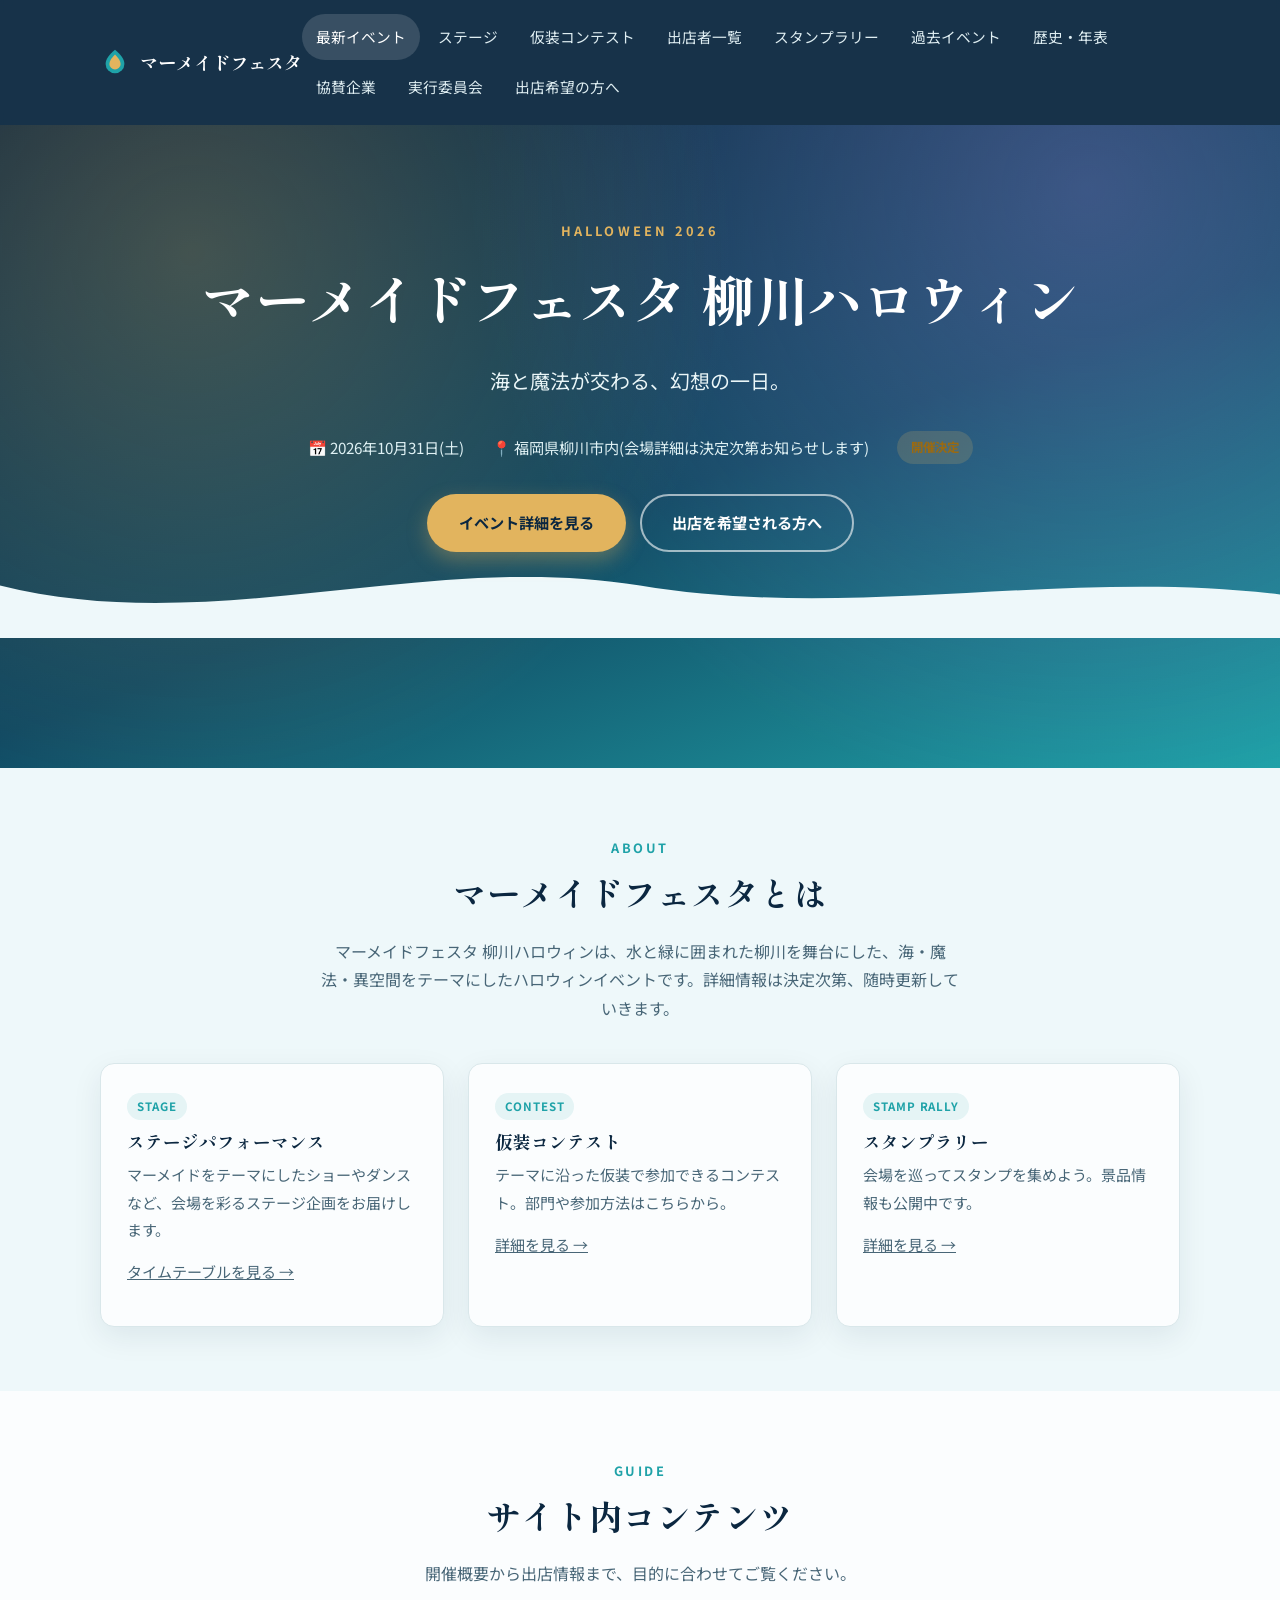
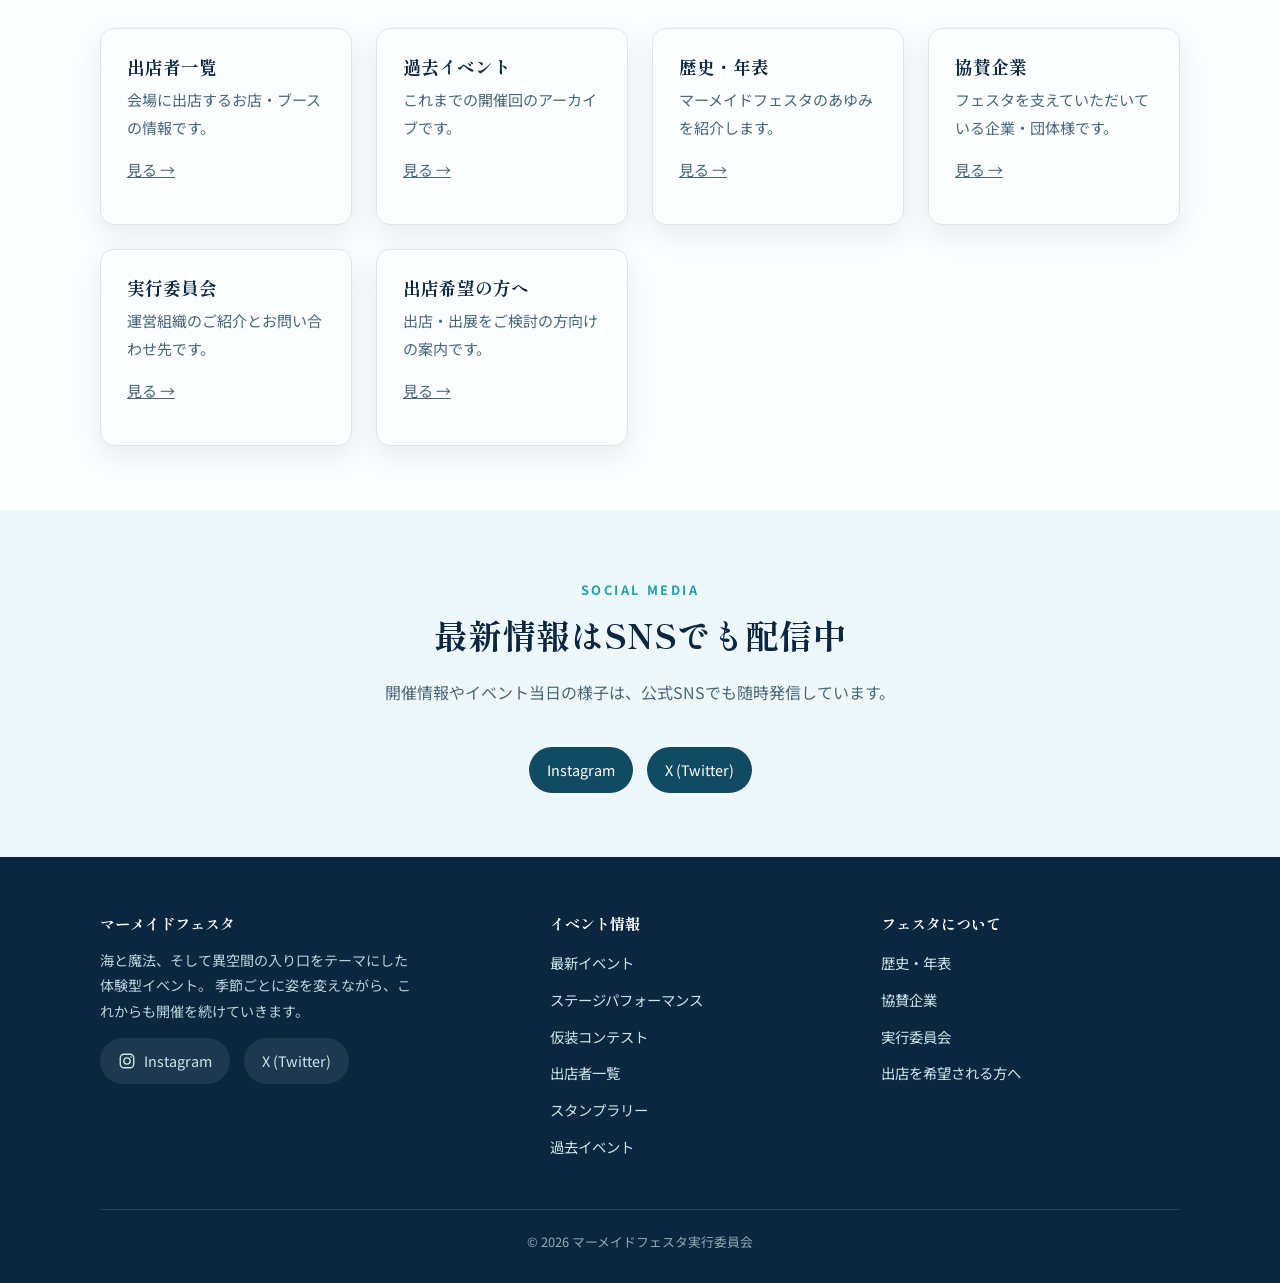
<file: index.html>
<!DOCTYPE html>
<html lang="ja" data-base="./">
<head>
<meta charset="UTF-8">
<meta name="viewport" content="width=device-width, initial-scale=1.0">
<title>マーメイドフェスタ 公式サイト</title>
<meta name="description" content="マーメイドフェスタは「海・魔法・異空間」をテーマにした体験型イベントです。最新の開催情報、ステージ、仮装コンテスト、出店者情報などをお届けします。">
<link rel="preconnect" href="https://fonts.googleapis.com">
<link href="https://fonts.googleapis.com/css2?family=Noto+Sans+JP:wght@400;500;700&family=Shippori+Mincho:wght@500;700&display=swap" rel="stylesheet">
<link rel="stylesheet" href="assets/css/style.css">
</head>
<body data-page="home">

<div data-include="header"></div>

<section class="hero">
  <div class="hero__inner">
    <p class="eyebrow" id="hero-season">MERMAID FESTA</p>
    <h1 id="hero-name">マーメイドフェスタ</h1>
    <p class="catch" id="hero-catch">海と魔法が交わる、幻想の一日。</p>
    <div class="hero__meta">
      <span id="hero-date">📅 日程情報準備中</span>
      <span id="hero-venue">📍 会場情報準備中</span>
      <span class="status-badge" id="hero-status">準備中</span>
    </div>
    <div class="hero__actions">
      <a href="#about" class="btn btn--primary">イベント詳細を見る</a>
      <a href="exhibitors-guide.html" class="btn btn--ghost">出店を希望される方へ</a>
    </div>
  </div>
  <div class="wave-divider">
    <svg viewBox="0 0 1440 100" preserveAspectRatio="none">
      <path d="M0,40 C240,100 480,0 720,40 C960,80 1200,20 1440,50 L1440,100 L0,100 Z" fill="#eef8fa"></path>
    </svg>
  </div>
</section>

<section class="section" id="about">
  <div class="container">
    <div class="section-heading">
      <p class="eyebrow">ABOUT</p>
      <h2>マーメイドフェスタとは</h2>
      <p class="lead" id="about-description">
        マーメイドフェスタは、海・魔法・異空間をテーマにした体験型イベントです。
        季節ごとにテーマを変えながら開催しています。
      </p>
    </div>

    <div class="grid grid--3">
      <div class="card">
        <span class="tag">STAGE</span>
        <h3>ステージパフォーマンス</h3>
        <p>マーメイドをテーマにしたショーやダンスなど、会場を彩るステージ企画をお届けします。</p>
        <p><a href="stage.html">タイムテーブルを見る →</a></p>
      </div>
      <div class="card">
        <span class="tag">CONTEST</span>
        <h3>仮装コンテスト</h3>
        <p>テーマに沿った仮装で参加できるコンテスト。部門や参加方法はこちらから。</p>
        <p><a href="contest.html">詳細を見る →</a></p>
      </div>
      <div class="card">
        <span class="tag">STAMP RALLY</span>
        <h3>スタンプラリー</h3>
        <p>会場を巡ってスタンプを集めよう。景品情報も公開中です。</p>
        <p><a href="stamprally.html">詳細を見る →</a></p>
      </div>
    </div>
  </div>
</section>

<section class="section section--alt">
  <div class="container">
    <div class="section-heading">
      <p class="eyebrow">GUIDE</p>
      <h2>サイト内コンテンツ</h2>
      <p class="lead">開催概要から出店情報まで、目的に合わせてご覧ください。</p>
    </div>
    <div class="grid grid--4">
      <div class="card">
        <h3>出店者一覧</h3>
        <p>会場に出店するお店・ブースの情報です。</p>
        <p><a href="vendors.html">見る →</a></p>
      </div>
      <div class="card">
        <h3>過去イベント</h3>
        <p>これまでの開催回のアーカイブです。</p>
        <p><a href="archive.html">見る →</a></p>
      </div>
      <div class="card">
        <h3>歴史・年表</h3>
        <p>マーメイドフェスタのあゆみを紹介します。</p>
        <p><a href="history.html">見る →</a></p>
      </div>
      <div class="card">
        <h3>協賛企業</h3>
        <p>フェスタを支えていただいている企業・団体様です。</p>
        <p><a href="sponsors.html">見る →</a></p>
      </div>
      <div class="card">
        <h3>実行委員会</h3>
        <p>運営組織のご紹介とお問い合わせ先です。</p>
        <p><a href="committee.html">見る →</a></p>
      </div>
      <div class="card">
        <h3>出店希望の方へ</h3>
        <p>出店・出展をご検討の方向けの案内です。</p>
        <p><a href="exhibitors-guide.html">見る →</a></p>
      </div>
    </div>
  </div>
</section>

<section class="section">
  <div class="container text-center">
    <div class="section-heading">
      <p class="eyebrow">SOCIAL MEDIA</p>
      <h2>最新情報はSNSでも配信中</h2>
      <p class="lead">開催情報やイベント当日の様子は、公式SNSでも随時発信しています。</p>
    </div>
    <div class="sns-links" style="justify-content: center;">
      <a href="https://www.instagram.com/" target="_blank" rel="noopener" style="background: var(--color-sea); color:#fff;">Instagram</a>
      <a href="https://x.com/" target="_blank" rel="noopener" style="background: var(--color-sea); color:#fff;">X (Twitter)</a>
    </div>
  </div>
</section>

<div data-include="footer"></div>

<script src="assets/js/data-loader.js"></script>
<script src="assets/js/include-partials.js"></script>
<script>
  loadJSON("data/site-config.json").then(function (data) {
    var e = data.currentEvent;
    document.getElementById("hero-season").textContent = e.seasonLabel || "MERMAID FESTA";
    document.getElementById("hero-name").textContent = e.name;
    document.getElementById("hero-catch").textContent = e.catchphrase;
    document.getElementById("hero-date").textContent = "📅 " + e.dateText;
    document.getElementById("hero-venue").textContent = "📍 " + e.venueText;
    document.getElementById("hero-status").textContent = e.status;
    document.getElementById("about-description").textContent = e.description;
  }).catch(function (err) { console.error(err); });
</script>
</body>
</html>
</file>
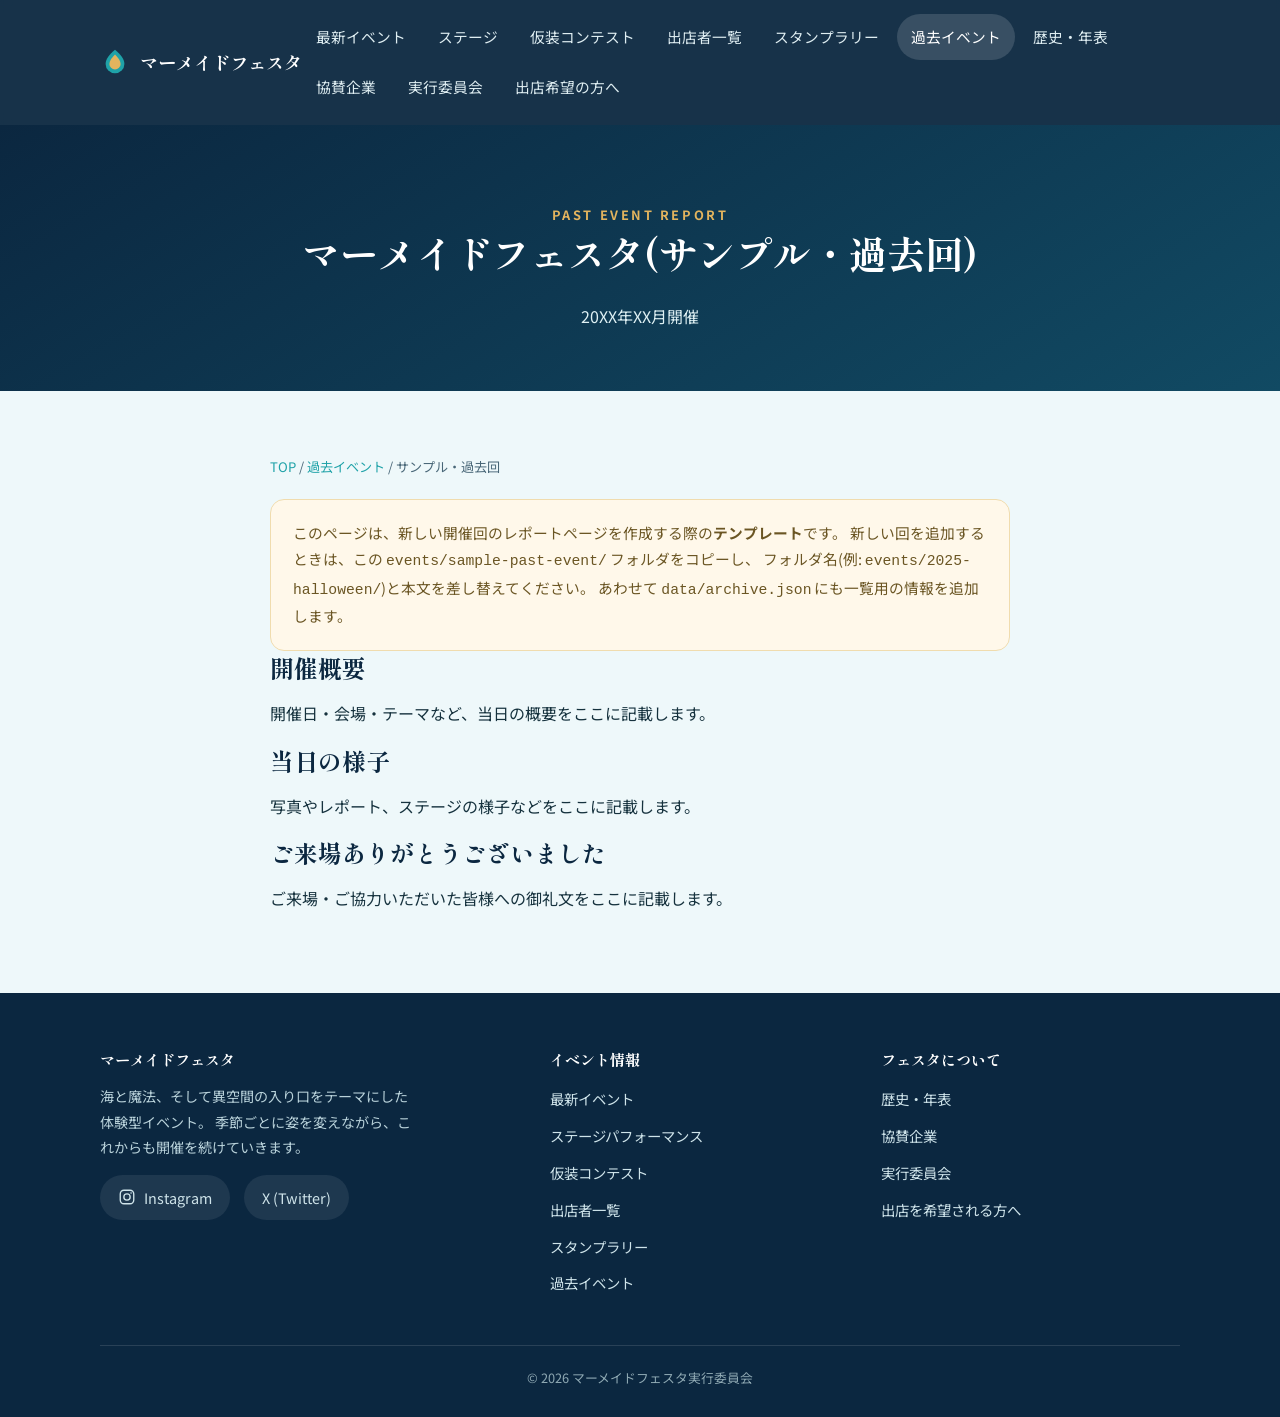
<file: events/sample-past-event/index.html>
<!DOCTYPE html>
<html lang="ja" data-base="../../">
<head>
<meta charset="UTF-8">
<meta name="viewport" content="width=device-width, initial-scale=1.0">
<title>マーメイドフェスタ(サンプル・過去回) | 過去イベント</title>
<meta name="description" content="マーメイドフェスタ過去開催回の記録ページ(サンプルテンプレート)。">
<link rel="preconnect" href="https://fonts.googleapis.com">
<link href="https://fonts.googleapis.com/css2?family=Noto+Sans+JP:wght@400;500;700&family=Shippori+Mincho:wght@500;700&display=swap" rel="stylesheet">
<link rel="stylesheet" href="../../assets/css/style.css">
</head>
<body data-page="archive">

<div data-include="header"></div>

<section class="page-hero">
  <div class="container">
    <p class="eyebrow">PAST EVENT REPORT</p>
    <h1>マーメイドフェスタ(サンプル・過去回)</h1>
    <p>20XX年XX月開催</p>
  </div>
</section>

<section class="section">
  <div class="container" style="max-width: 780px;">
    <p class="breadcrumb"><a href="../../index.html">TOP</a> / <a href="../../archive.html">過去イベント</a> / サンプル・過去回</p>

    <div class="notice-box">
      このページは、新しい開催回のレポートページを作成する際の<strong>テンプレート</strong>です。
      新しい回を追加するときは、この <code>events/sample-past-event/</code> フォルダをコピーし、
      フォルダ名(例: <code>events/2025-halloween/</code>)と本文を差し替えてください。
      あわせて <code>data/archive.json</code> にも一覧用の情報を追加します。
    </div>

    <h2>開催概要</h2>
    <p>開催日・会場・テーマなど、当日の概要をここに記載します。</p>

    <h2>当日の様子</h2>
    <p>写真やレポート、ステージの様子などをここに記載します。</p>

    <h2>ご来場ありがとうございました</h2>
    <p>ご来場・ご協力いただいた皆様への御礼文をここに記載します。</p>
  </div>
</section>

<div data-include="footer"></div>

<script src="../../assets/js/data-loader.js"></script>
<script src="../../assets/js/include-partials.js"></script>
</body>
</html>
</file>
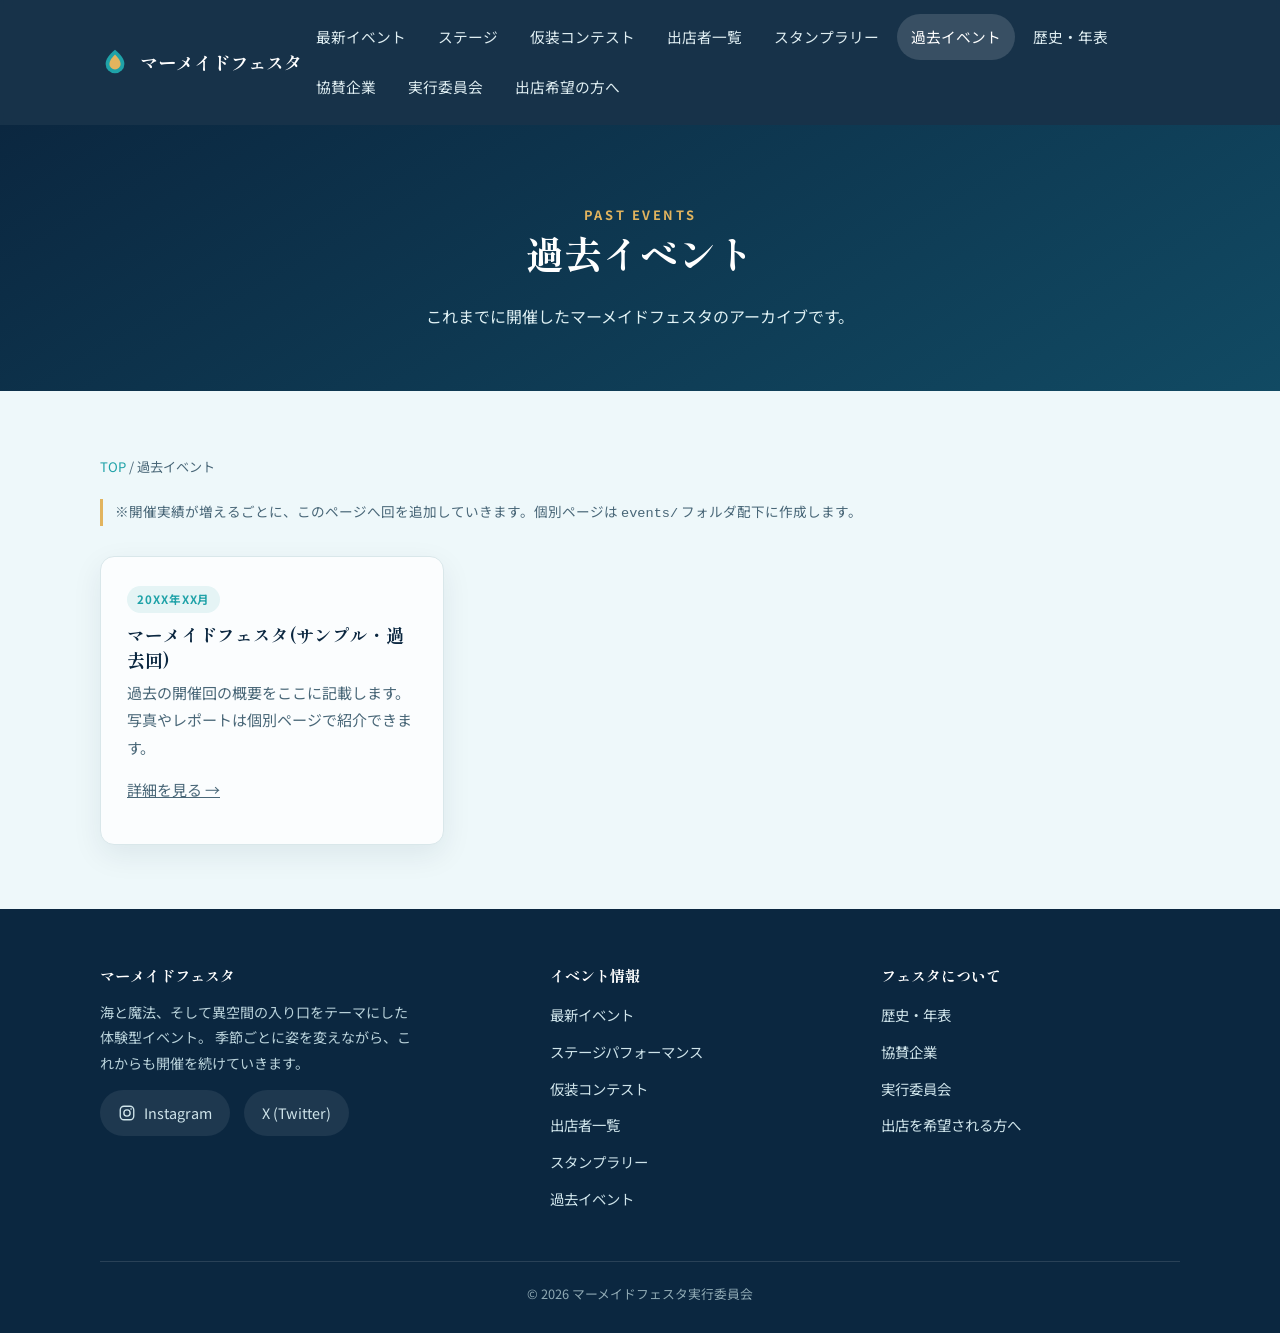
<file: archive.html>
<!DOCTYPE html>
<html lang="ja" data-base="./">
<head>
<meta charset="UTF-8">
<meta name="viewport" content="width=device-width, initial-scale=1.0">
<title>過去イベント | マーメイドフェスタ</title>
<meta name="description" content="これまでに開催したマーメイドフェスタのアーカイブ一覧です。">
<link rel="preconnect" href="https://fonts.googleapis.com">
<link href="https://fonts.googleapis.com/css2?family=Noto+Sans+JP:wght@400;500;700&family=Shippori+Mincho:wght@500;700&display=swap" rel="stylesheet">
<link rel="stylesheet" href="assets/css/style.css">
</head>
<body data-page="archive">

<div data-include="header"></div>

<section class="page-hero">
  <div class="container">
    <p class="eyebrow">PAST EVENTS</p>
    <h1>過去イベント</h1>
    <p>これまでに開催したマーメイドフェスタのアーカイブです。</p>
  </div>
</section>

<section class="section">
  <div class="container">
    <p class="breadcrumb"><a href="index.html">TOP</a> / 過去イベント</p>
    <p class="placeholder-note">※開催実績が増えるごとに、このページへ回を追加していきます。個別ページは <code>events/</code> フォルダ配下に作成します。</p>

    <div id="archive-list" class="grid grid--3" style="margin-top: 30px;"></div>
  </div>
</section>

<div data-include="footer"></div>

<script src="assets/js/data-loader.js"></script>
<script src="assets/js/include-partials.js"></script>
<script>
  loadJSON("data/archive.json").then(function (data) {
    var list = document.getElementById("archive-list");
    data.events.forEach(function (ev) {
      var card = el("div", "card");
      var linkHtml = ev.detailLink ? '<p><a href="' + ev.detailLink + '">詳細を見る →</a></p>' : "";
      card.innerHTML =
        '<span class="tag">' + ev.dateText + '</span>' +
        '<h3>' + ev.name + '</h3>' +
        '<p>' + ev.summary + '</p>' +
        linkHtml;
      list.appendChild(card);
    });
  }).catch(function (err) { console.error(err); });
</script>
</body>
</html>
</file>
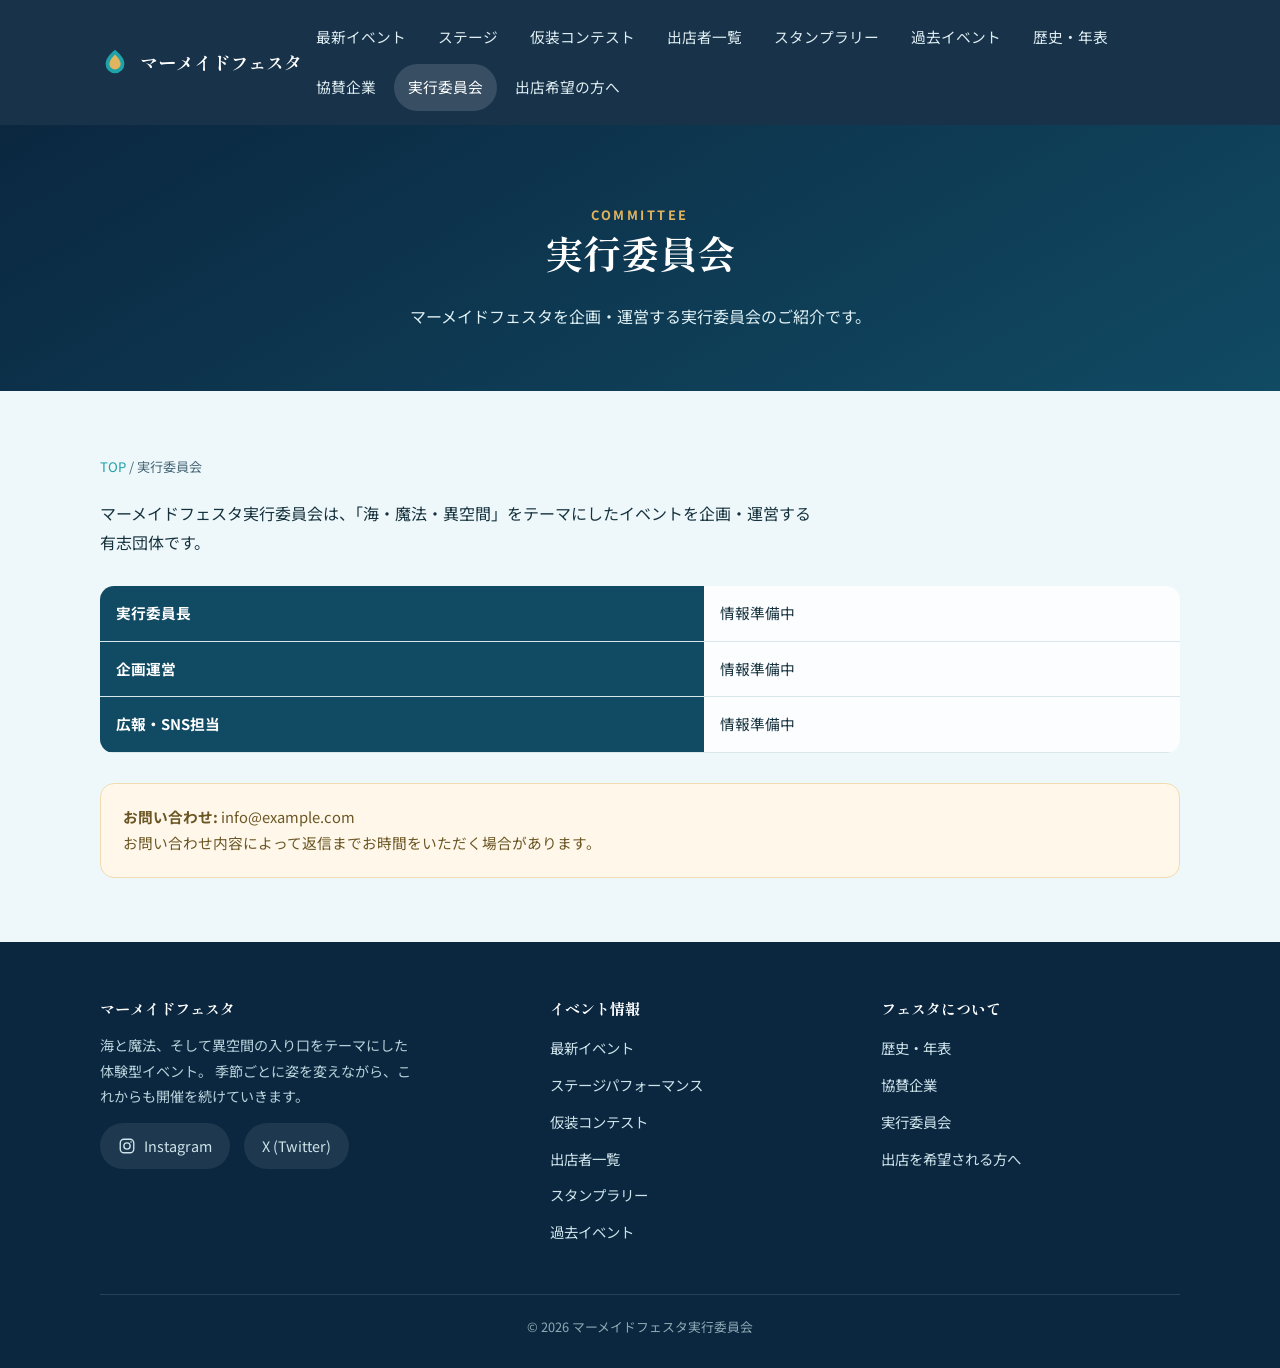
<file: committee.html>
<!DOCTYPE html>
<html lang="ja" data-base="./">
<head>
<meta charset="UTF-8">
<meta name="viewport" content="width=device-width, initial-scale=1.0">
<title>実行委員会 | マーメイドフェスタ</title>
<meta name="description" content="マーメイドフェスタ実行委員会のご紹介とお問い合わせ先です。">
<link rel="preconnect" href="https://fonts.googleapis.com">
<link href="https://fonts.googleapis.com/css2?family=Noto+Sans+JP:wght@400;500;700&family=Shippori+Mincho:wght@500;700&display=swap" rel="stylesheet">
<link rel="stylesheet" href="assets/css/style.css">
</head>
<body data-page="committee">

<div data-include="header"></div>

<section class="page-hero">
  <div class="container">
    <p class="eyebrow">COMMITTEE</p>
    <h1>実行委員会</h1>
    <p>マーメイドフェスタを企画・運営する実行委員会のご紹介です。</p>
  </div>
</section>

<section class="section">
  <div class="container">
    <p class="breadcrumb"><a href="index.html">TOP</a> / 実行委員会</p>

    <p id="committee-intro" style="max-width: 720px;"></p>

    <table class="simple-table" id="committee-roles" style="margin: 30px 0;">
      <tbody></tbody>
    </table>

    <div class="notice-box" id="committee-contact"></div>
  </div>
</section>

<div data-include="footer"></div>

<script src="assets/js/data-loader.js"></script>
<script src="assets/js/include-partials.js"></script>
<script>
  loadJSON("data/committee.json").then(function (data) {
    document.getElementById("committee-intro").textContent = data.intro;

    var tbody = document.querySelector("#committee-roles tbody");
    data.roles.forEach(function (r) {
      var tr = document.createElement("tr");
      tr.innerHTML = "<th>" + r.role + "</th><td>" + r.note + "</td>";
      tbody.appendChild(tr);
    });

    var contact = document.getElementById("committee-contact");
    contact.innerHTML =
      "<strong>お問い合わせ:</strong> " + data.contact.email + "<br>" + data.contact.note;
  }).catch(function (err) { console.error(err); });
</script>
</body>
</html>
</file>
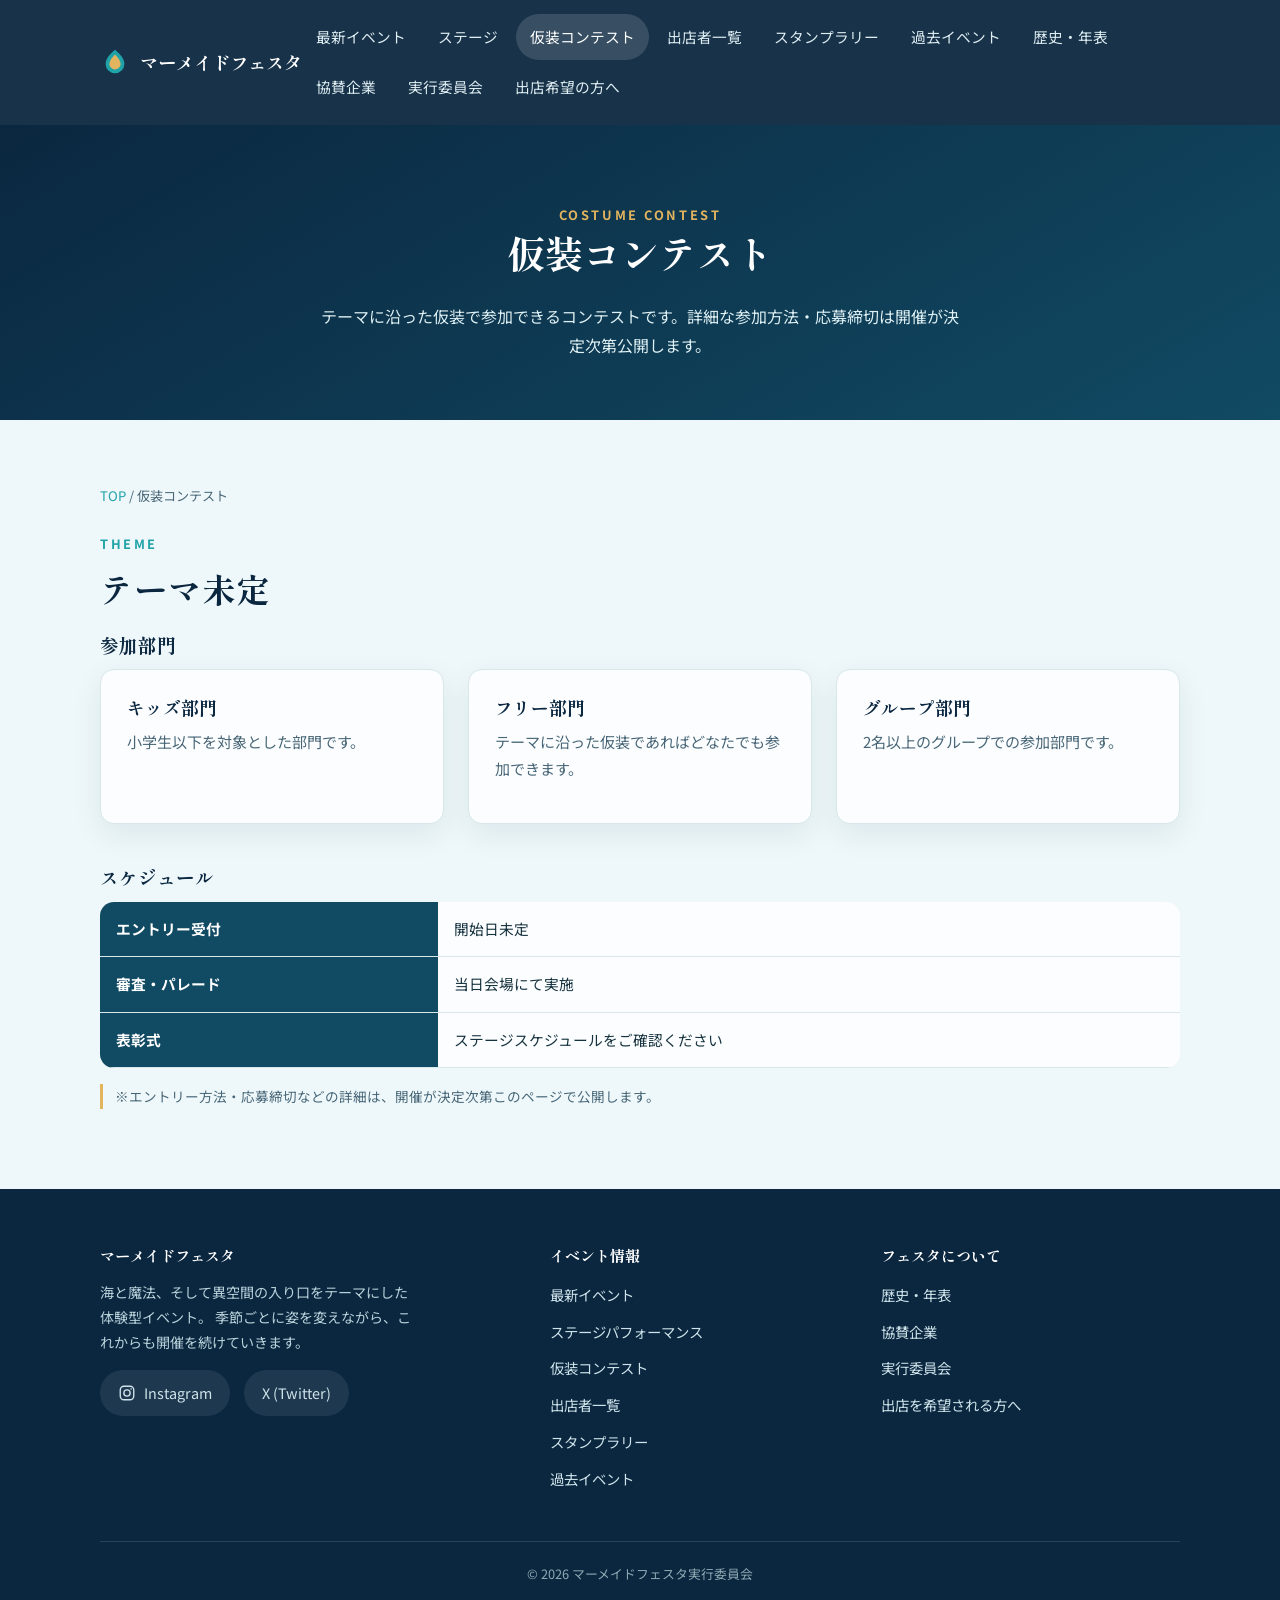
<file: contest.html>
<!DOCTYPE html>
<html lang="ja" data-base="./">
<head>
<meta charset="UTF-8">
<meta name="viewport" content="width=device-width, initial-scale=1.0">
<title>仮装コンテスト | マーメイドフェスタ</title>
<meta name="description" content="マーメイドフェスタの仮装コンテスト情報。テーマ・部門・スケジュールをご案内します。">
<link rel="preconnect" href="https://fonts.googleapis.com">
<link href="https://fonts.googleapis.com/css2?family=Noto+Sans+JP:wght@400;500;700&family=Shippori+Mincho:wght@500;700&display=swap" rel="stylesheet">
<link rel="stylesheet" href="assets/css/style.css">
</head>
<body data-page="contest">

<div data-include="header"></div>

<section class="page-hero">
  <div class="container">
    <p class="eyebrow">COSTUME CONTEST</p>
    <h1>仮装コンテスト</h1>
    <p id="contest-summary">テーマに沿った仮装で参加できるコンテストです。</p>
  </div>
</section>

<section class="section">
  <div class="container">
    <p class="breadcrumb"><a href="index.html">TOP</a> / 仮装コンテスト</p>

    <div class="section-heading" style="text-align:left; margin-bottom: 20px;">
      <p class="eyebrow">THEME</p>
      <h2 id="contest-theme">テーマ未定</h2>
    </div>

    <h3>参加部門</h3>
    <div id="contest-categories" class="grid grid--3" style="margin-bottom: 40px;"></div>

    <h3>スケジュール</h3>
    <table class="simple-table" id="contest-schedule">
      <tbody></tbody>
    </table>

    <p class="placeholder-note">※エントリー方法・応募締切などの詳細は、開催が決定次第このページで公開します。</p>
  </div>
</section>

<div data-include="footer"></div>

<script src="assets/js/data-loader.js"></script>
<script src="assets/js/include-partials.js"></script>
<script>
  loadJSON("data/contest.json").then(function (data) {
    document.getElementById("contest-summary").textContent = data.summary;
    document.getElementById("contest-theme").textContent = data.theme;

    var catWrap = document.getElementById("contest-categories");
    data.categories.forEach(function (c) {
      var card = el("div", "card");
      card.innerHTML = "<h3>" + c.name + "</h3><p>" + c.description + "</p>";
      catWrap.appendChild(card);
    });

    var tbody = document.querySelector("#contest-schedule tbody");
    data.schedule.forEach(function (s) {
      var tr = document.createElement("tr");
      tr.innerHTML = "<th>" + s.label + "</th><td>" + s.value + "</td>";
      tbody.appendChild(tr);
    });
  }).catch(function (err) { console.error(err); });
</script>
</body>
</html>
</file>
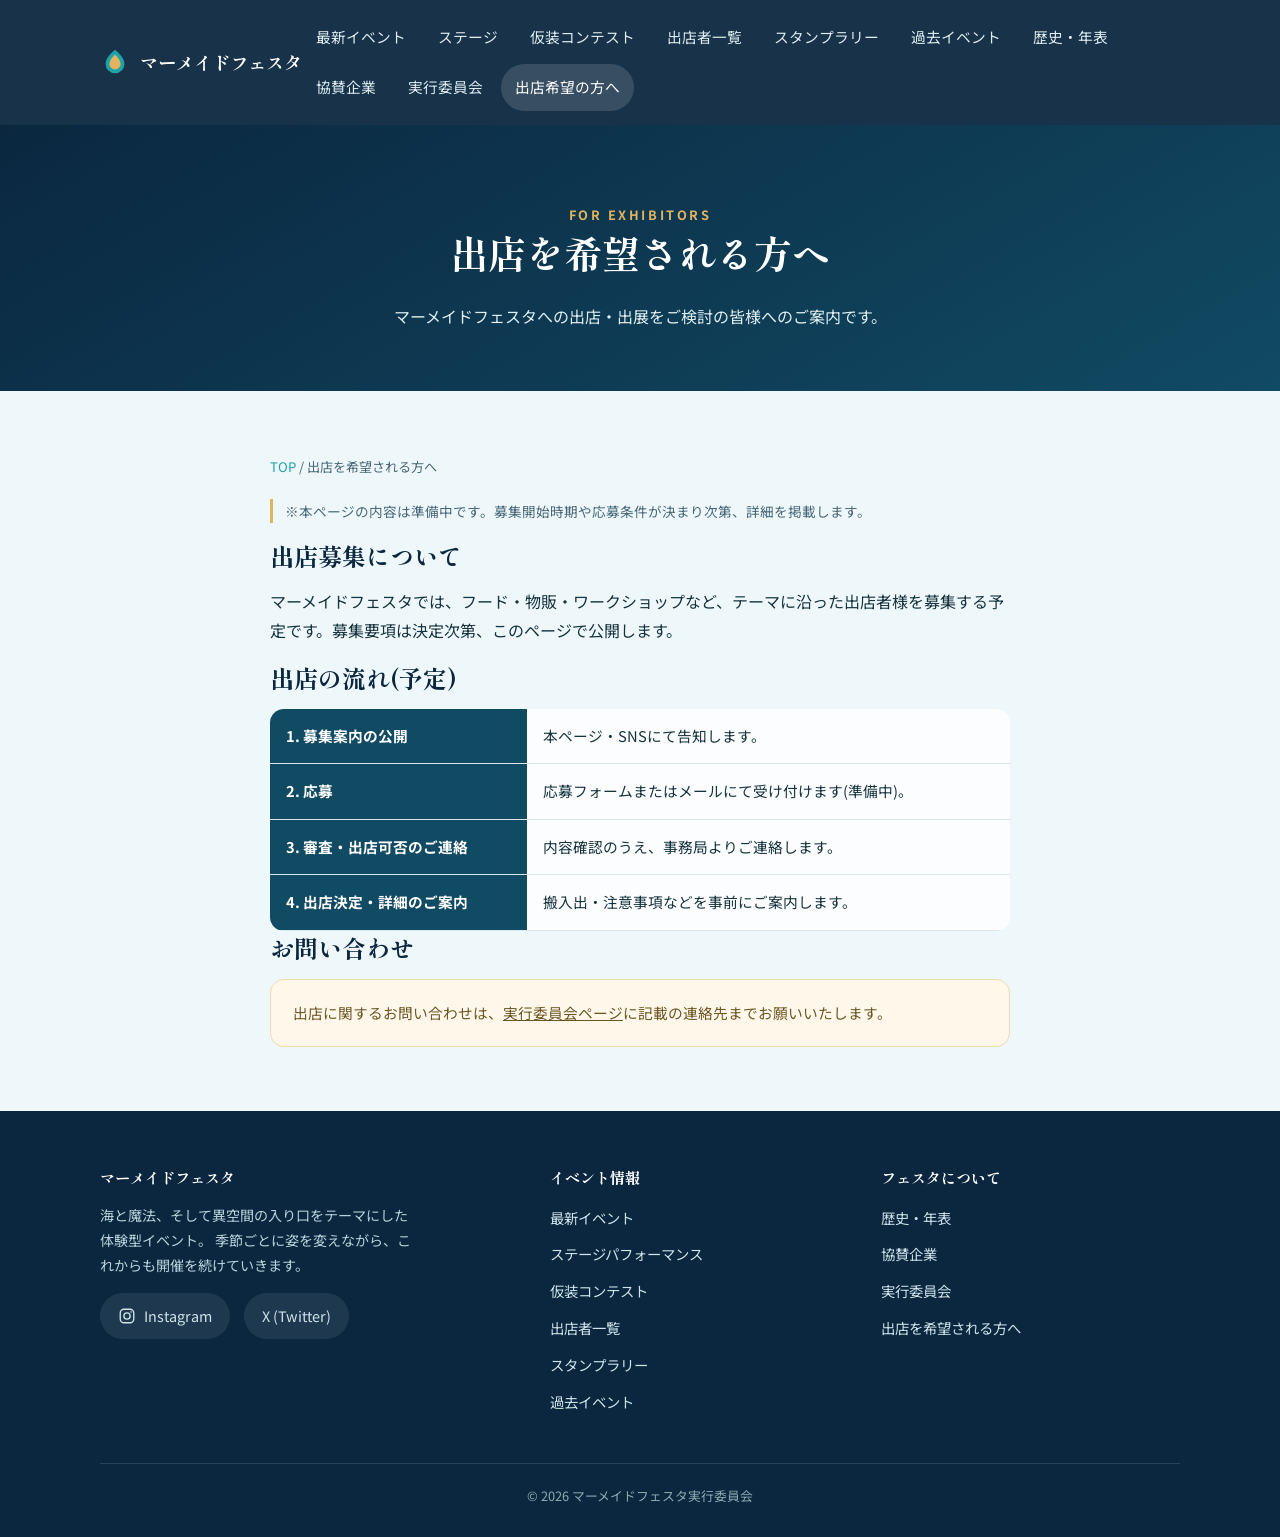
<file: exhibitors-guide.html>
<!DOCTYPE html>
<html lang="ja" data-base="./">
<head>
<meta charset="UTF-8">
<meta name="viewport" content="width=device-width, initial-scale=1.0">
<title>出店を希望される方へ | マーメイドフェスタ</title>
<meta name="description" content="マーメイドフェスタへの出店・出展をご検討の方向けのご案内です。">
<link rel="preconnect" href="https://fonts.googleapis.com">
<link href="https://fonts.googleapis.com/css2?family=Noto+Sans+JP:wght@400;500;700&family=Shippori+Mincho:wght@500;700&display=swap" rel="stylesheet">
<link rel="stylesheet" href="assets/css/style.css">
</head>
<body data-page="exhibitors-guide">

<div data-include="header"></div>

<section class="page-hero">
  <div class="container">
    <p class="eyebrow">FOR EXHIBITORS</p>
    <h1>出店を希望される方へ</h1>
    <p>マーメイドフェスタへの出店・出展をご検討の皆様へのご案内です。</p>
  </div>
</section>

<section class="section">
  <div class="container" style="max-width: 780px;">
    <p class="breadcrumb"><a href="index.html">TOP</a> / 出店を希望される方へ</p>

    <p class="placeholder-note">※本ページの内容は準備中です。募集開始時期や応募条件が決まり次第、詳細を掲載します。</p>

    <h2>出店募集について</h2>
    <p>マーメイドフェスタでは、フード・物販・ワークショップなど、テーマに沿った出店者様を募集する予定です。募集要項は決定次第、このページで公開します。</p>

    <h2>出店の流れ(予定)</h2>
    <table class="simple-table">
      <tbody>
        <tr><th>1. 募集案内の公開</th><td>本ページ・SNSにて告知します。</td></tr>
        <tr><th>2. 応募</th><td>応募フォームまたはメールにて受け付けます(準備中)。</td></tr>
        <tr><th>3. 審査・出店可否のご連絡</th><td>内容確認のうえ、事務局よりご連絡します。</td></tr>
        <tr><th>4. 出店決定・詳細のご案内</th><td>搬入出・注意事項などを事前にご案内します。</td></tr>
      </tbody>
    </table>

    <h2>お問い合わせ</h2>
    <div class="notice-box">
      出店に関するお問い合わせは、<a href="committee.html">実行委員会ページ</a>に記載の連絡先までお願いいたします。
    </div>
  </div>
</section>

<div data-include="footer"></div>

<script src="assets/js/data-loader.js"></script>
<script src="assets/js/include-partials.js"></script>
</body>
</html>
</file>
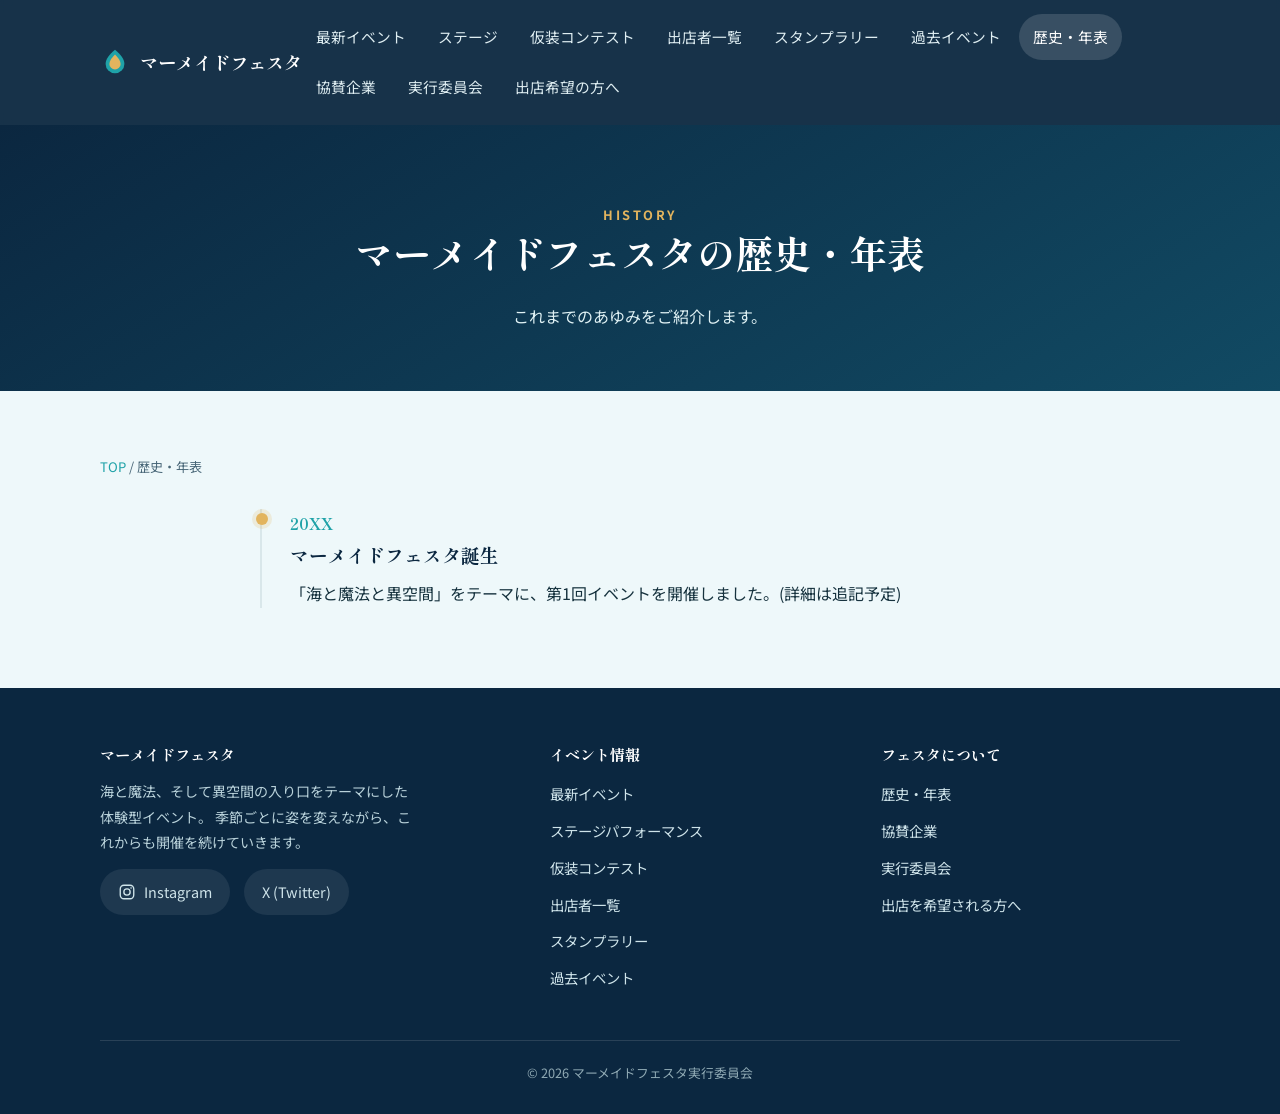
<file: history.html>
<!DOCTYPE html>
<html lang="ja" data-base="./">
<head>
<meta charset="UTF-8">
<meta name="viewport" content="width=device-width, initial-scale=1.0">
<title>歴史・年表 | マーメイドフェスタ</title>
<meta name="description" content="マーメイドフェスタのこれまでのあゆみを年表で紹介します。">
<link rel="preconnect" href="https://fonts.googleapis.com">
<link href="https://fonts.googleapis.com/css2?family=Noto+Sans+JP:wght@400;500;700&family=Shippori+Mincho:wght@500;700&display=swap" rel="stylesheet">
<link rel="stylesheet" href="assets/css/style.css">
</head>
<body data-page="history">

<div data-include="header"></div>

<section class="page-hero">
  <div class="container">
    <p class="eyebrow">HISTORY</p>
    <h1>マーメイドフェスタの歴史・年表</h1>
    <p>これまでのあゆみをご紹介します。</p>
  </div>
</section>

<section class="section">
  <div class="container">
    <p class="breadcrumb"><a href="index.html">TOP</a> / 歴史・年表</p>

    <div id="history-timeline" class="timeline" style="margin-top: 30px;"></div>
  </div>
</section>

<div data-include="footer"></div>

<script src="assets/js/data-loader.js"></script>
<script src="assets/js/include-partials.js"></script>
<script>
  loadJSON("data/history.json").then(function (data) {
    var wrap = document.getElementById("history-timeline");
    data.timeline.forEach(function (item) {
      var node = el("div", "timeline__item");
      node.innerHTML =
        '<div class="timeline__year">' + item.year + '</div>' +
        '<h3>' + item.title + '</h3>' +
        '<p>' + item.description + '</p>';
      wrap.appendChild(node);
    });
  }).catch(function (err) { console.error(err); });
</script>
</body>
</html>
</file>
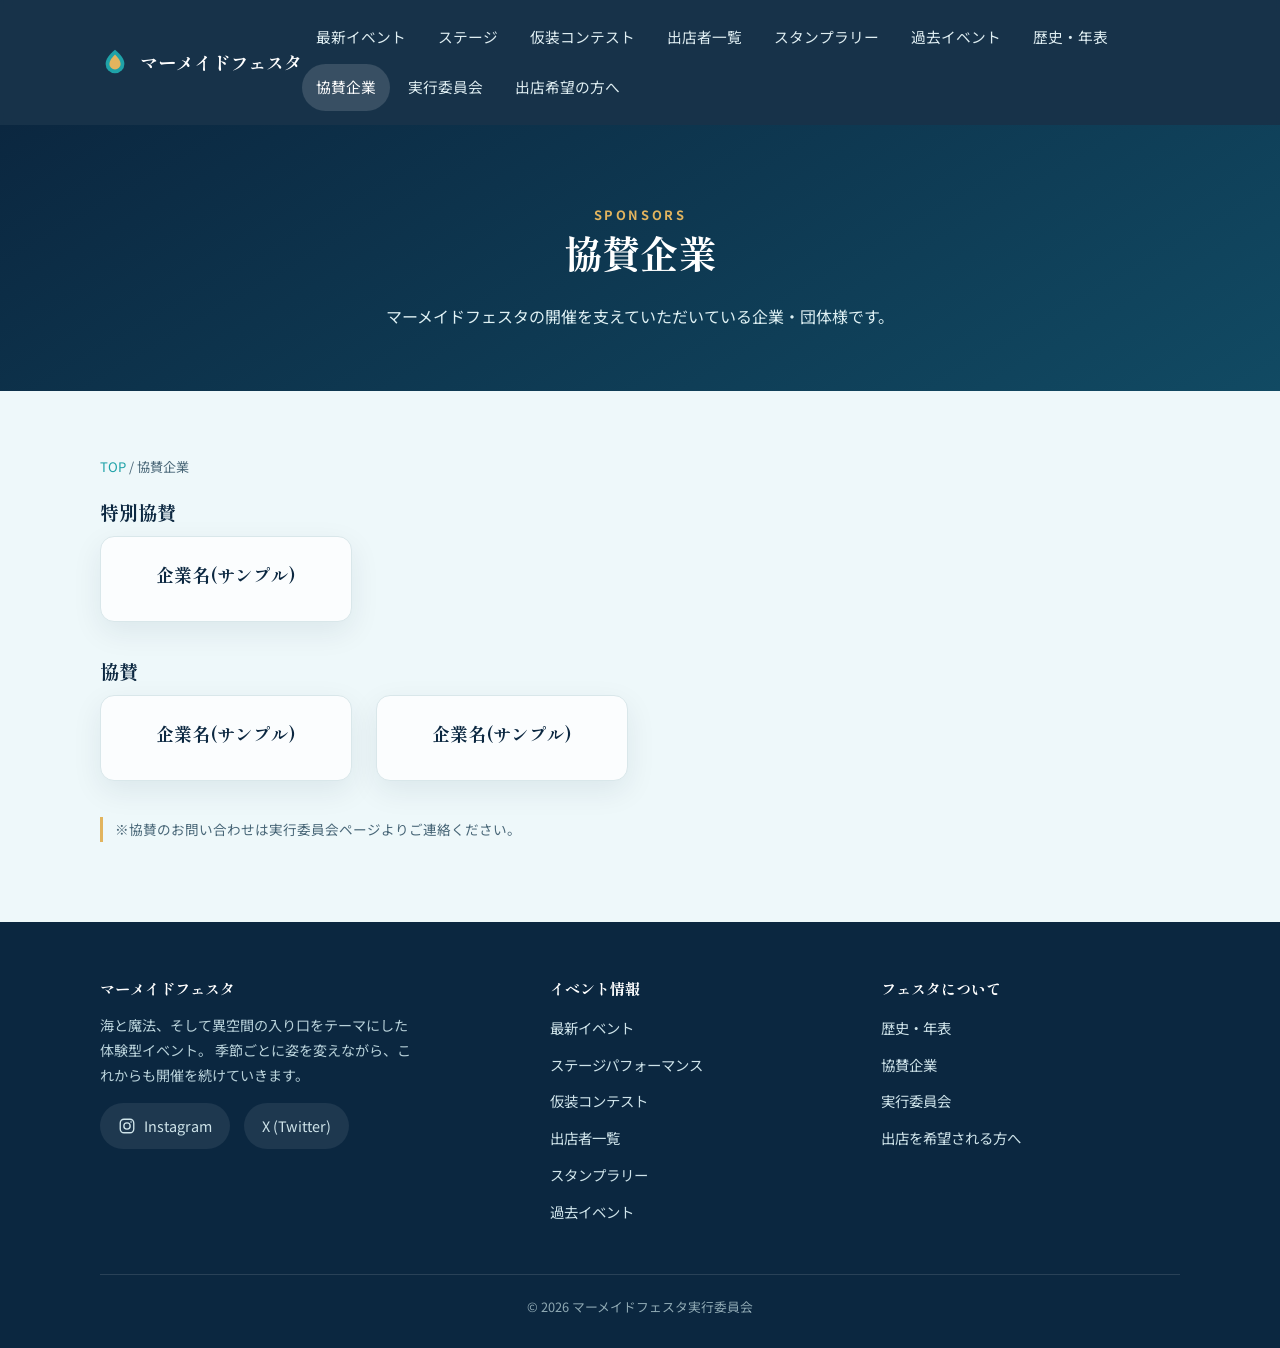
<file: sponsors.html>
<!DOCTYPE html>
<html lang="ja" data-base="./">
<head>
<meta charset="UTF-8">
<meta name="viewport" content="width=device-width, initial-scale=1.0">
<title>協賛企業 | マーメイドフェスタ</title>
<meta name="description" content="マーメイドフェスタを支えていただいている協賛企業・団体様のご紹介です。">
<link rel="preconnect" href="https://fonts.googleapis.com">
<link href="https://fonts.googleapis.com/css2?family=Noto+Sans+JP:wght@400;500;700&family=Shippori+Mincho:wght@500;700&display=swap" rel="stylesheet">
<link rel="stylesheet" href="assets/css/style.css">
</head>
<body data-page="sponsors">

<div data-include="header"></div>

<section class="page-hero">
  <div class="container">
    <p class="eyebrow">SPONSORS</p>
    <h1>協賛企業</h1>
    <p>マーメイドフェスタの開催を支えていただいている企業・団体様です。</p>
  </div>
</section>

<section class="section">
  <div class="container">
    <p class="breadcrumb"><a href="index.html">TOP</a> / 協賛企業</p>

    <div id="sponsor-tiers"></div>

    <p class="placeholder-note" style="margin-top:30px;">※協賛のお問い合わせは実行委員会ページよりご連絡ください。</p>
  </div>
</section>

<div data-include="footer"></div>

<script src="assets/js/data-loader.js"></script>
<script src="assets/js/include-partials.js"></script>
<script>
  loadJSON("data/sponsors.json").then(function (data) {
    var wrap = document.getElementById("sponsor-tiers");
    data.tiers.forEach(function (tier) {
      var section = el("div", "", "");
      section.style.marginBottom = "36px";
      var heading = el("h3", "", tier.tier);
      section.appendChild(heading);

      var grid = el("div", "grid grid--4");
      tier.sponsors.forEach(function (s) {
        var card = el("div", "card text-center");
        var inner = s.url
          ? '<h3><a href="' + s.url + '" target="_blank" rel="noopener">' + s.name + "</a></h3>"
          : "<h3>" + s.name + "</h3>";
        card.innerHTML = inner;
        grid.appendChild(card);
      });
      section.appendChild(grid);
      wrap.appendChild(section);
    });
  }).catch(function (err) { console.error(err); });
</script>
</body>
</html>
</file>
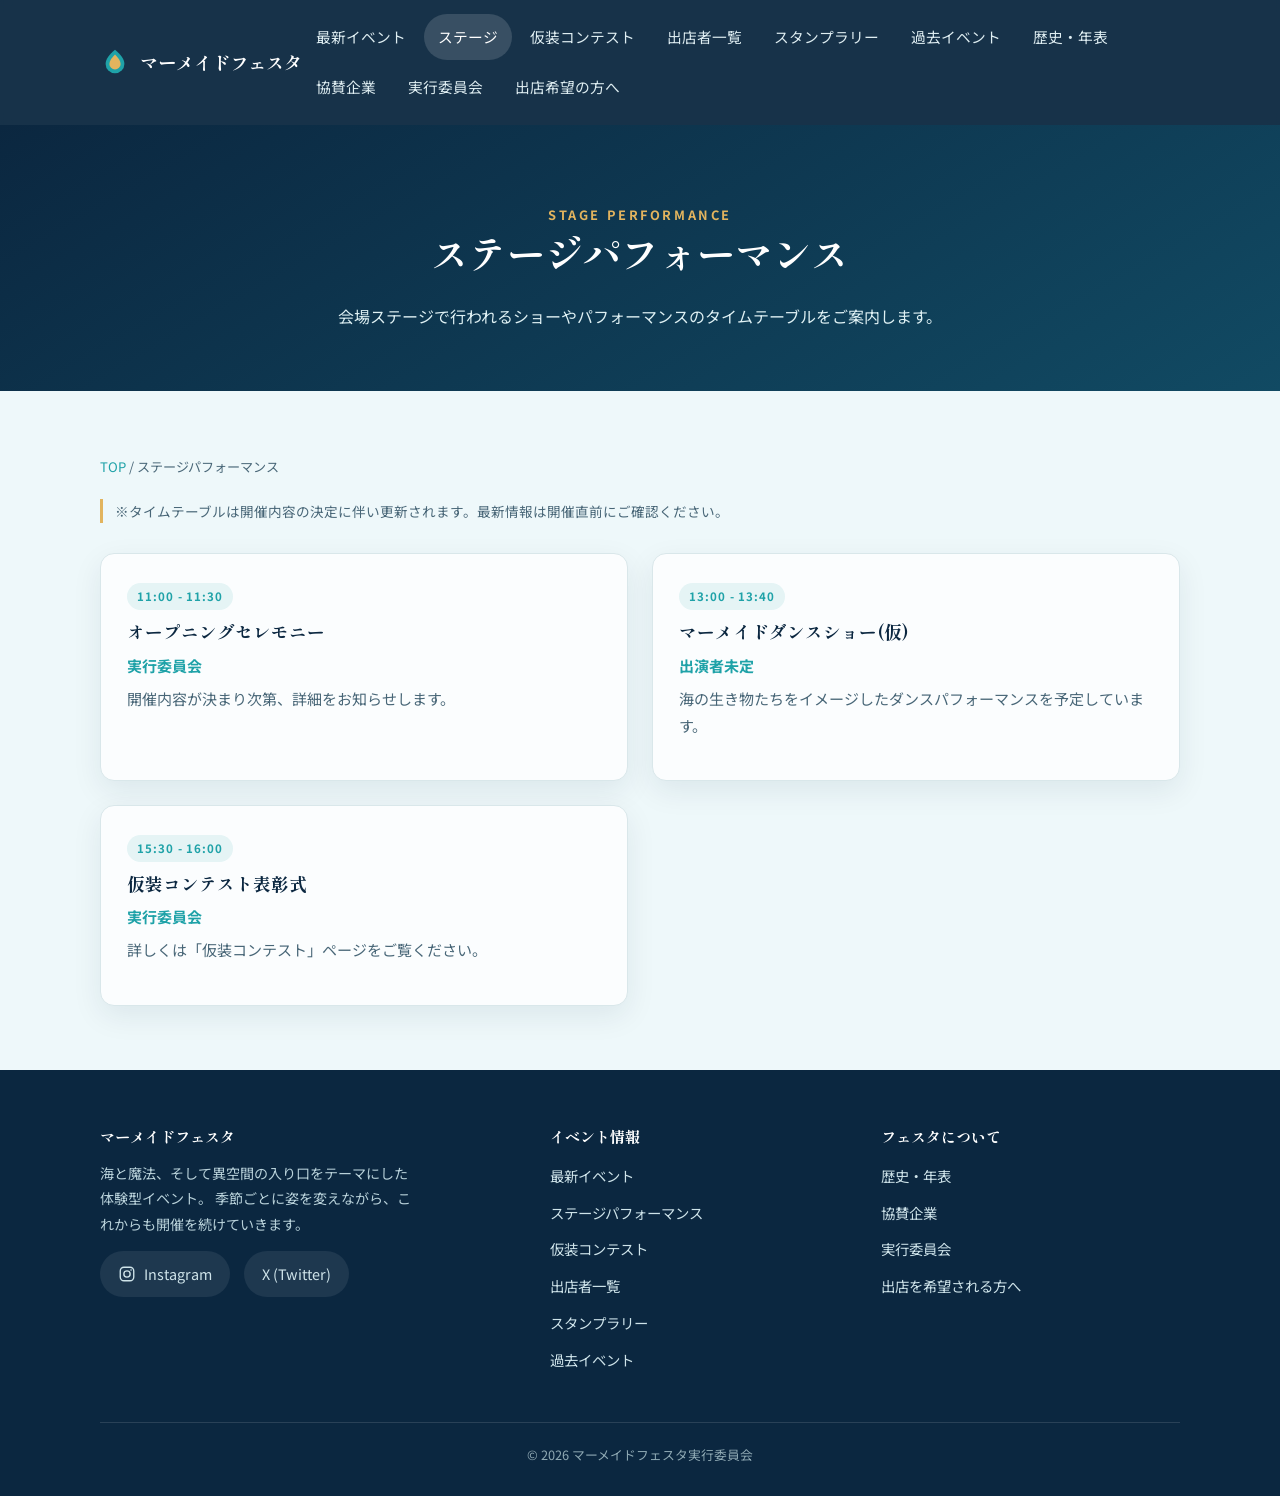
<file: stage.html>
<!DOCTYPE html>
<html lang="ja" data-base="./">
<head>
<meta charset="UTF-8">
<meta name="viewport" content="width=device-width, initial-scale=1.0">
<title>ステージパフォーマンス | マーメイドフェスタ</title>
<meta name="description" content="マーメイドフェスタのステージパフォーマンス情報。タイムテーブルや出演内容をご案内します。">
<link rel="preconnect" href="https://fonts.googleapis.com">
<link href="https://fonts.googleapis.com/css2?family=Noto+Sans+JP:wght@400;500;700&family=Shippori+Mincho:wght@500;700&display=swap" rel="stylesheet">
<link rel="stylesheet" href="assets/css/style.css">
</head>
<body data-page="stage">

<div data-include="header"></div>

<section class="page-hero">
  <div class="container">
    <p class="eyebrow">STAGE PERFORMANCE</p>
    <h1>ステージパフォーマンス</h1>
    <p>会場ステージで行われるショーやパフォーマンスのタイムテーブルをご案内します。</p>
  </div>
</section>

<section class="section">
  <div class="container">
    <p class="breadcrumb"><a href="index.html">TOP</a> / ステージパフォーマンス</p>
    <p class="placeholder-note">※タイムテーブルは開催内容の決定に伴い更新されます。最新情報は開催直前にご確認ください。</p>

    <div id="stage-list" class="grid grid--2" style="margin-top: 30px;">
      <!-- data/stage.json の内容がJSで挿入されます -->
    </div>
  </div>
</section>

<div data-include="footer"></div>

<script src="assets/js/data-loader.js"></script>
<script src="assets/js/include-partials.js"></script>
<script>
  loadJSON("data/stage.json").then(function (data) {
    var list = document.getElementById("stage-list");
    data.programs.forEach(function (p) {
      var card = el("div", "card");
      card.innerHTML =
        '<span class="tag">' + p.time + '</span>' +
        '<h3>' + p.title + '</h3>' +
        '<p style="color: var(--color-teal); font-weight:700; margin-bottom:6px;">' + p.performer + '</p>' +
        '<p>' + p.description + '</p>';
      list.appendChild(card);
    });
  }).catch(function (err) { console.error(err); });
</script>
</body>
</html>
</file>
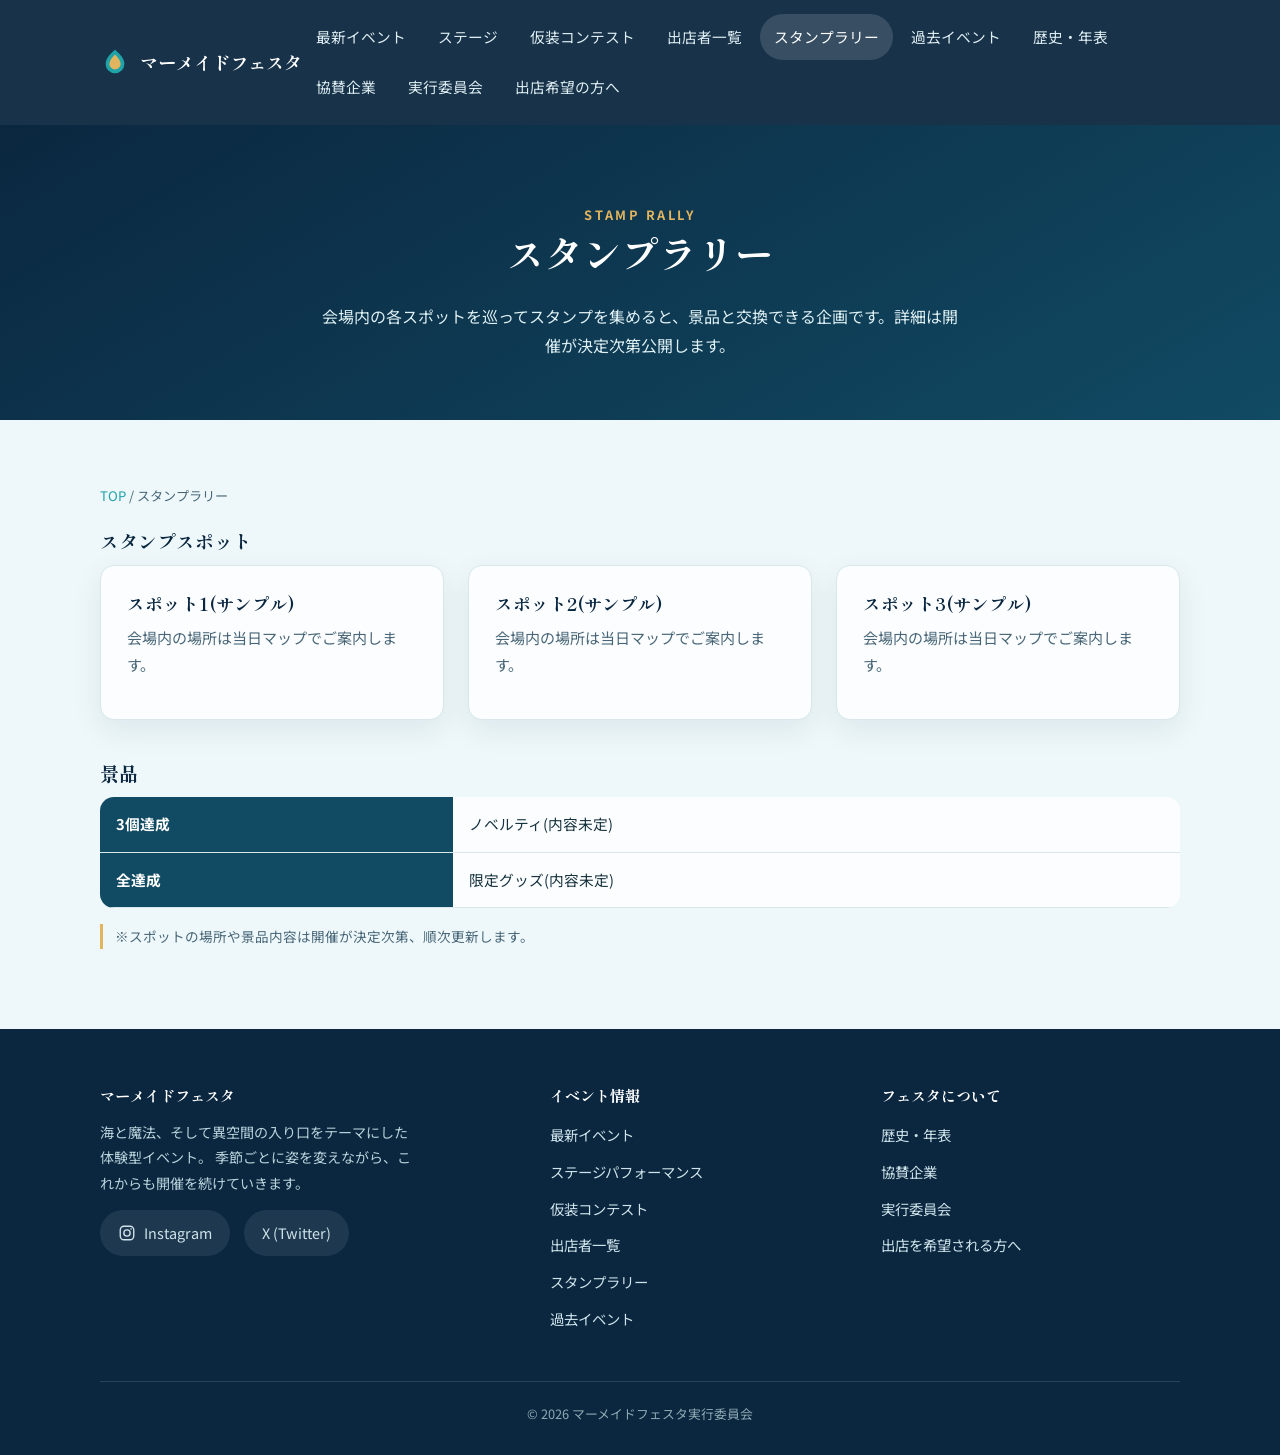
<file: stamprally.html>
<!DOCTYPE html>
<html lang="ja" data-base="./">
<head>
<meta charset="UTF-8">
<meta name="viewport" content="width=device-width, initial-scale=1.0">
<title>スタンプラリー | マーメイドフェスタ</title>
<meta name="description" content="マーメイドフェスタ会場で楽しめるスタンプラリー企画のご案内です。">
<link rel="preconnect" href="https://fonts.googleapis.com">
<link href="https://fonts.googleapis.com/css2?family=Noto+Sans+JP:wght@400;500;700&family=Shippori+Mincho:wght@500;700&display=swap" rel="stylesheet">
<link rel="stylesheet" href="assets/css/style.css">
</head>
<body data-page="stamprally">

<div data-include="header"></div>

<section class="page-hero">
  <div class="container">
    <p class="eyebrow">STAMP RALLY</p>
    <h1>スタンプラリー</h1>
    <p id="stamp-summary">会場内のスポットを巡ってスタンプを集める企画です。</p>
  </div>
</section>

<section class="section">
  <div class="container">
    <p class="breadcrumb"><a href="index.html">TOP</a> / スタンプラリー</p>

    <h3>スタンプスポット</h3>
    <div id="stamp-spots" class="grid grid--3" style="margin-bottom: 40px;"></div>

    <h3>景品</h3>
    <table class="simple-table" id="stamp-rewards">
      <tbody></tbody>
    </table>

    <p class="placeholder-note">※スポットの場所や景品内容は開催が決定次第、順次更新します。</p>
  </div>
</section>

<div data-include="footer"></div>

<script src="assets/js/data-loader.js"></script>
<script src="assets/js/include-partials.js"></script>
<script>
  loadJSON("data/stamprally.json").then(function (data) {
    document.getElementById("stamp-summary").textContent = data.summary;

    var spots = document.getElementById("stamp-spots");
    data.spots.forEach(function (s) {
      var card = el("div", "card");
      card.innerHTML = "<h3>" + s.name + "</h3><p>" + s.hint + "</p>";
      spots.appendChild(card);
    });

    var tbody = document.querySelector("#stamp-rewards tbody");
    data.rewards.forEach(function (r) {
      var tr = document.createElement("tr");
      tr.innerHTML = "<th>" + r.count + "</th><td>" + r.prize + "</td>";
      tbody.appendChild(tr);
    });
  }).catch(function (err) { console.error(err); });
</script>
</body>
</html>
</file>
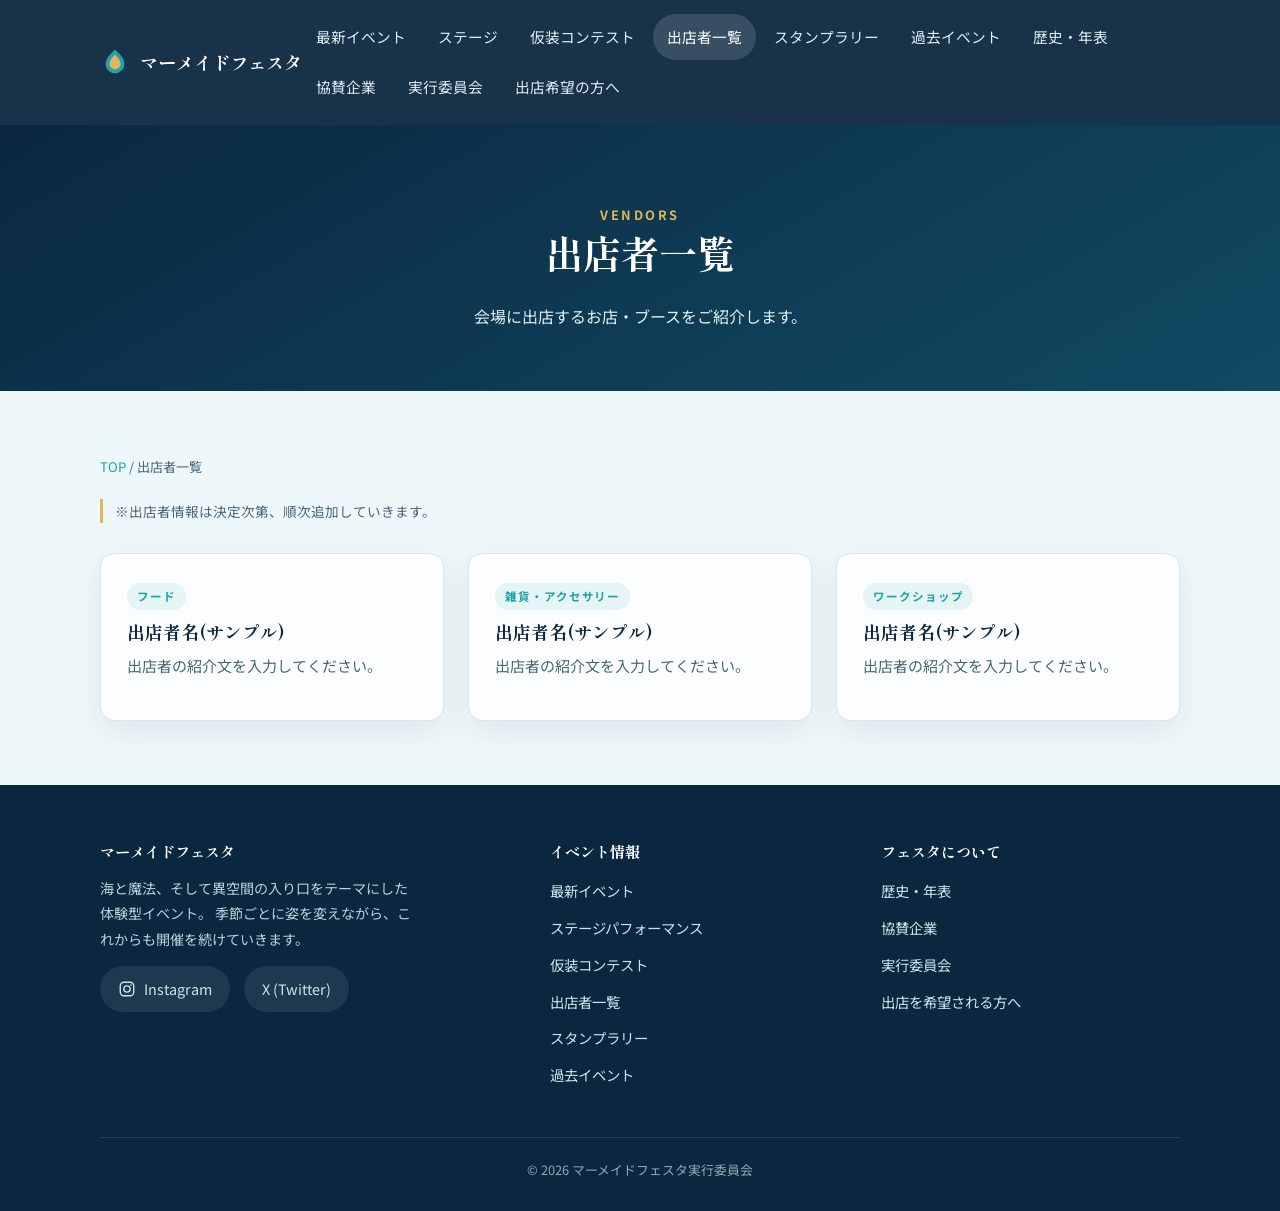
<file: vendors.html>
<!DOCTYPE html>
<html lang="ja" data-base="./">
<head>
<meta charset="UTF-8">
<meta name="viewport" content="width=device-width, initial-scale=1.0">
<title>出店者一覧 | マーメイドフェスタ</title>
<meta name="description" content="マーメイドフェスタに出店するお店・ブースの一覧です。">
<link rel="preconnect" href="https://fonts.googleapis.com">
<link href="https://fonts.googleapis.com/css2?family=Noto+Sans+JP:wght@400;500;700&family=Shippori+Mincho:wght@500;700&display=swap" rel="stylesheet">
<link rel="stylesheet" href="assets/css/style.css">
</head>
<body data-page="vendors">

<div data-include="header"></div>

<section class="page-hero">
  <div class="container">
    <p class="eyebrow">VENDORS</p>
    <h1>出店者一覧</h1>
    <p>会場に出店するお店・ブースをご紹介します。</p>
  </div>
</section>

<section class="section">
  <div class="container">
    <p class="breadcrumb"><a href="index.html">TOP</a> / 出店者一覧</p>
    <p class="placeholder-note">※出店者情報は決定次第、順次追加していきます。</p>

    <div id="vendor-list" class="grid grid--3" style="margin-top: 30px;"></div>
  </div>
</section>

<div data-include="footer"></div>

<script src="assets/js/data-loader.js"></script>
<script src="assets/js/include-partials.js"></script>
<script>
  loadJSON("data/vendors.json").then(function (data) {
    var list = document.getElementById("vendor-list");
    data.vendors.forEach(function (v) {
      var card = el("div", "card");
      card.innerHTML =
        '<span class="tag">' + v.category + '</span>' +
        '<h3>' + v.name + '</h3>' +
        '<p>' + v.description + '</p>';
      list.appendChild(card);
    });
  }).catch(function (err) { console.error(err); });
</script>
</body>
</html>
</file>
<file: assets/css/style.css>
/* ============================================================
   Mermaid Festa 公式サイト — 共通スタイルシート
   世界観: マーメイド・海・魔法・異空間
   方針: 幻想的だが「読みやすさ」「情報の見つけやすさ」を最優先。
        派手なアニメーションや過剰な装飾は避け、公式イベントサイト
        としての信頼感を保つ。
   ============================================================ */

:root {
  /* ベースカラー(深海〜水面のグラデーションを意識) */
  --color-deep: #0b2740;       /* 深海の紺 */
  --color-sea: #114a63;        /* 海の青緑 */
  --color-teal: #1fa2a8;       /* ターコイズ */
  --color-foam: #eef8fa;       /* 波の泡(背景用の明色) */
  --color-pearl: #fbfdfe;      /* 真珠白(カード背景) */
  --color-gold: #e2b45e;       /* 魔法のアクセントゴールド */
  --color-magic: #8f7fd6;      /* 異空間を感じる淡い紫 */
  --color-text: #16323e;
  --color-text-soft: #486677;
  --color-border: #d9e7ea;

  --font-heading: "Shippori Mincho", "Noto Serif JP", serif;
  --font-body: "Noto Sans JP", "Hiragino Kaku Gothic ProN", sans-serif;

  --max-width: 1120px;
  --radius-md: 14px;
  --radius-lg: 28px;
  --shadow-soft: 0 10px 30px rgba(11, 39, 64, 0.08);
}

* {
  box-sizing: border-box;
}

html {
  scroll-behavior: smooth;
}

body {
  margin: 0;
  font-family: var(--font-body);
  color: var(--color-text);
  background: var(--color-foam);
  line-height: 1.8;
  -webkit-font-smoothing: antialiased;
}

img {
  max-width: 100%;
  display: block;
}

a {
  color: inherit;
}

.container {
  width: 100%;
  max-width: var(--max-width);
  margin: 0 auto;
  padding: 0 20px;
}

h1, h2, h3, h4 {
  font-family: var(--font-heading);
  line-height: 1.4;
  margin: 0 0 0.6em;
  color: var(--color-deep);
}

p {
  margin: 0 0 1em;
}

.section {
  padding: 64px 0;
}

.section--alt {
  background: var(--color-pearl);
}

.section-heading {
  text-align: center;
  margin-bottom: 40px;
}

.section-heading .eyebrow {
  display: inline-block;
  font-size: 0.8rem;
  letter-spacing: 0.2em;
  color: var(--color-teal);
  font-weight: 700;
  margin-bottom: 10px;
}

.section-heading h2 {
  font-size: clamp(1.5rem, 3vw, 2.1rem);
}

.section-heading .lead {
  color: var(--color-text-soft);
  max-width: 640px;
  margin: 0 auto;
}

/* ---------------- ヘッダー / ナビゲーション ---------------- */

.site-header {
  position: sticky;
  top: 0;
  z-index: 100;
  background: rgba(11, 39, 64, 0.95);
  backdrop-filter: blur(6px);
  color: #fff;
}

.site-header__inner {
  display: flex;
  align-items: center;
  justify-content: space-between;
  padding: 14px 20px;
  max-width: var(--max-width);
  margin: 0 auto;
}

.logo {
  display: flex;
  align-items: center;
  gap: 10px;
  font-family: var(--font-heading);
  font-size: 1.15rem;
  font-weight: 700;
  color: #fff;
  text-decoration: none;
  white-space: nowrap;
}

.logo svg {
  width: 30px;
  height: 30px;
  flex-shrink: 0;
}

.nav-toggle {
  display: none;
  background: none;
  border: none;
  color: #fff;
  font-size: 1.6rem;
  cursor: pointer;
  padding: 4px 8px;
}

.main-nav {
  display: flex;
}

.main-nav ul {
  list-style: none;
  display: flex;
  flex-wrap: wrap;
  gap: 4px;
  margin: 0;
  padding: 0;
}

.main-nav a {
  display: block;
  padding: 10px 14px;
  text-decoration: none;
  color: #dfeef2;
  font-size: 0.92rem;
  border-radius: 999px;
  transition: background 0.2s ease, color 0.2s ease;
}

.main-nav a:hover,
.main-nav a[aria-current="page"] {
  background: rgba(255, 255, 255, 0.14);
  color: #fff;
}

@media (max-width: 960px) {
  .nav-toggle {
    display: inline-flex;
    align-items: center;
  }

  .main-nav {
    position: absolute;
    top: 100%;
    left: 0;
    right: 0;
    background: var(--color-deep);
    flex-direction: column;
    max-height: 0;
    overflow: hidden;
    transition: max-height 0.25s ease;
  }

  .main-nav.is-open {
    max-height: 640px;
  }

  .main-nav ul {
    flex-direction: column;
    padding: 10px 20px 20px;
  }

  .main-nav a {
    padding: 12px 10px;
    border-radius: 8px;
  }
}

/* ---------------- ヒーロー ---------------- */

.hero {
  position: relative;
  overflow: hidden;
  color: #fff;
  background:
    radial-gradient(circle at 15% 20%, rgba(226, 180, 94, 0.25), transparent 45%),
    radial-gradient(circle at 85% 10%, rgba(143, 127, 214, 0.35), transparent 50%),
    linear-gradient(160deg, var(--color-deep) 0%, var(--color-sea) 55%, var(--color-teal) 100%);
  padding: 90px 0 130px;
}

.hero__inner {
  position: relative;
  z-index: 2;
  max-width: var(--max-width);
  margin: 0 auto;
  padding: 0 20px;
  text-align: center;
}

.hero .eyebrow {
  display: inline-block;
  letter-spacing: 0.25em;
  font-size: 0.8rem;
  color: var(--color-gold);
  font-weight: 700;
  margin-bottom: 18px;
}

.hero h1 {
  color: #fff;
  font-size: clamp(2rem, 5vw, 3.4rem);
  margin-bottom: 0.5em;
}

.hero p.catch {
  font-size: clamp(1rem, 2vw, 1.25rem);
  color: #eaf6f8;
  max-width: 620px;
  margin: 0 auto 1.6em;
}

.hero__meta {
  display: flex;
  flex-wrap: wrap;
  justify-content: center;
  gap: 12px 28px;
  margin-bottom: 2em;
  font-size: 0.95rem;
  color: #dff1f4;
}

.hero__meta span {
  display: inline-flex;
  align-items: center;
  gap: 6px;
}

.hero__actions {
  display: flex;
  flex-wrap: wrap;
  justify-content: center;
  gap: 14px;
}

.hero__bubbles {
  position: absolute;
  inset: 0;
  z-index: 1;
  pointer-events: none;
  opacity: 0.5;
}

.wave-divider {
  display: block;
  width: 100%;
  line-height: 0;
  margin-top: -2px;
}

.wave-divider svg {
  width: 100%;
  height: auto;
  display: block;
}

/* ---------------- ボタン ---------------- */

.btn {
  display: inline-block;
  padding: 13px 30px;
  border-radius: 999px;
  text-decoration: none;
  font-weight: 700;
  font-size: 0.95rem;
  transition: transform 0.15s ease, box-shadow 0.15s ease;
  border: 2px solid transparent;
}

.btn:hover {
  transform: translateY(-2px);
}

.btn--primary {
  background: var(--color-gold);
  color: var(--color-deep);
  box-shadow: 0 8px 20px rgba(226, 180, 94, 0.35);
}

.btn--ghost {
  background: transparent;
  color: #fff;
  border-color: rgba(255, 255, 255, 0.6);
}

.btn--outline {
  background: transparent;
  color: var(--color-sea);
  border-color: var(--color-sea);
}

/* ---------------- カード / グリッド ---------------- */

.grid {
  display: grid;
  gap: 24px;
}

.grid--2 { grid-template-columns: repeat(2, 1fr); }
.grid--3 { grid-template-columns: repeat(3, 1fr); }
.grid--4 { grid-template-columns: repeat(4, 1fr); }

@media (max-width: 900px) {
  .grid--3, .grid--4 { grid-template-columns: repeat(2, 1fr); }
}

@media (max-width: 600px) {
  .grid--2, .grid--3, .grid--4 { grid-template-columns: 1fr; }
}

.card {
  background: var(--color-pearl);
  border: 1px solid var(--color-border);
  border-radius: var(--radius-md);
  padding: 26px;
  box-shadow: var(--shadow-soft);
}

.card h3 {
  font-size: 1.1rem;
  margin-bottom: 0.4em;
}

.card .tag {
  display: inline-block;
  font-size: 0.72rem;
  letter-spacing: 0.08em;
  color: var(--color-teal);
  background: rgba(31, 162, 168, 0.1);
  padding: 3px 10px;
  border-radius: 999px;
  margin-bottom: 10px;
  font-weight: 700;
}

.card p {
  color: var(--color-text-soft);
  font-size: 0.94rem;
}

/* ---------------- お知らせページの共通ヒーロー(下層ページ) ---------------- */

.page-hero {
  background: linear-gradient(150deg, var(--color-deep), var(--color-sea));
  color: #fff;
  padding: 70px 0 60px;
  text-align: center;
}

.page-hero .eyebrow {
  color: var(--color-gold);
  letter-spacing: 0.2em;
  font-size: 0.8rem;
  font-weight: 700;
}

.page-hero h1 {
  color: #fff;
  font-size: clamp(1.7rem, 4vw, 2.4rem);
}

.page-hero p {
  color: #dff1f4;
  max-width: 640px;
  margin: 0.6em auto 0;
}

.breadcrumb {
  font-size: 0.82rem;
  color: var(--color-text-soft);
  margin-bottom: 20px;
}

.breadcrumb a {
  color: var(--color-teal);
  text-decoration: none;
}

/* ---------------- タイムライン(歴史・年表) ---------------- */

.timeline {
  position: relative;
  max-width: 760px;
  margin: 0 auto;
  padding-left: 28px;
  border-left: 2px solid var(--color-border);
}

.timeline__item {
  position: relative;
  padding-bottom: 40px;
}

.timeline__item:last-child {
  padding-bottom: 0;
}

.timeline__item::before {
  content: "";
  position: absolute;
  left: -34px;
  top: 4px;
  width: 12px;
  height: 12px;
  border-radius: 50%;
  background: var(--color-gold);
  box-shadow: 0 0 0 4px rgba(226, 180, 94, 0.2);
}

.timeline__year {
  font-family: var(--font-heading);
  color: var(--color-teal);
  font-weight: 700;
  margin-bottom: 4px;
}

/* ---------------- テーブル ---------------- */

table.simple-table {
  width: 100%;
  border-collapse: collapse;
  background: var(--color-pearl);
  border-radius: var(--radius-md);
  overflow: hidden;
}

table.simple-table th,
table.simple-table td {
  text-align: left;
  padding: 14px 16px;
  border-bottom: 1px solid var(--color-border);
  font-size: 0.92rem;
}

table.simple-table th {
  background: var(--color-sea);
  color: #fff;
  font-weight: 700;
}

/* ---------------- 通知・状態表示 ---------------- */

.status-badge {
  display: inline-block;
  padding: 5px 14px;
  border-radius: 999px;
  font-size: 0.78rem;
  font-weight: 700;
  background: rgba(226, 180, 94, 0.18);
  color: #9a6a12;
}

.notice-box {
  background: #fff8ea;
  border: 1px solid #f0dcae;
  border-radius: var(--radius-md);
  padding: 20px 22px;
  color: #6b5624;
  font-size: 0.92rem;
}

.placeholder-note {
  color: var(--color-text-soft);
  font-size: 0.85rem;
  border-left: 3px solid var(--color-gold);
  padding-left: 12px;
  margin: 16px 0;
}

/* ---------------- SNS ---------------- */

.sns-links {
  display: flex;
  gap: 14px;
  flex-wrap: wrap;
}

.sns-links a {
  display: inline-flex;
  align-items: center;
  gap: 8px;
  text-decoration: none;
  padding: 10px 18px;
  border-radius: 999px;
  background: rgba(255, 255, 255, 0.08);
  color: #fff;
  font-size: 0.9rem;
  transition: background 0.2s ease;
}

.sns-links a:hover {
  background: rgba(255, 255, 255, 0.18);
}

.sns-links svg {
  width: 18px;
  height: 18px;
}

/* ---------------- フッター ---------------- */

.site-footer {
  background: var(--color-deep);
  color: #cfe4ea;
  padding: 56px 0 30px;
}

.footer-grid {
  display: grid;
  grid-template-columns: 1.4fr 1fr 1fr;
  gap: 32px;
  margin-bottom: 40px;
}

@media (max-width: 720px) {
  .footer-grid {
    grid-template-columns: 1fr;
  }
}

.footer-grid h4 {
  color: #fff;
  font-size: 0.95rem;
  margin-bottom: 14px;
}

.footer-grid ul {
  list-style: none;
  padding: 0;
  margin: 0;
}

.footer-grid li {
  margin-bottom: 8px;
}

.footer-grid a {
  color: #cfe4ea;
  text-decoration: none;
  font-size: 0.9rem;
}

.footer-grid a:hover {
  color: #fff;
}

.footer-bottom {
  border-top: 1px solid rgba(255, 255, 255, 0.12);
  padding-top: 20px;
  text-align: center;
  font-size: 0.8rem;
  color: #8fa9b3;
}

/* ---------------- ユーティリティ ---------------- */

.text-center { text-align: center; }
.mt-0 { margin-top: 0; }
.mb-0 { margin-bottom: 0; }
</file>
